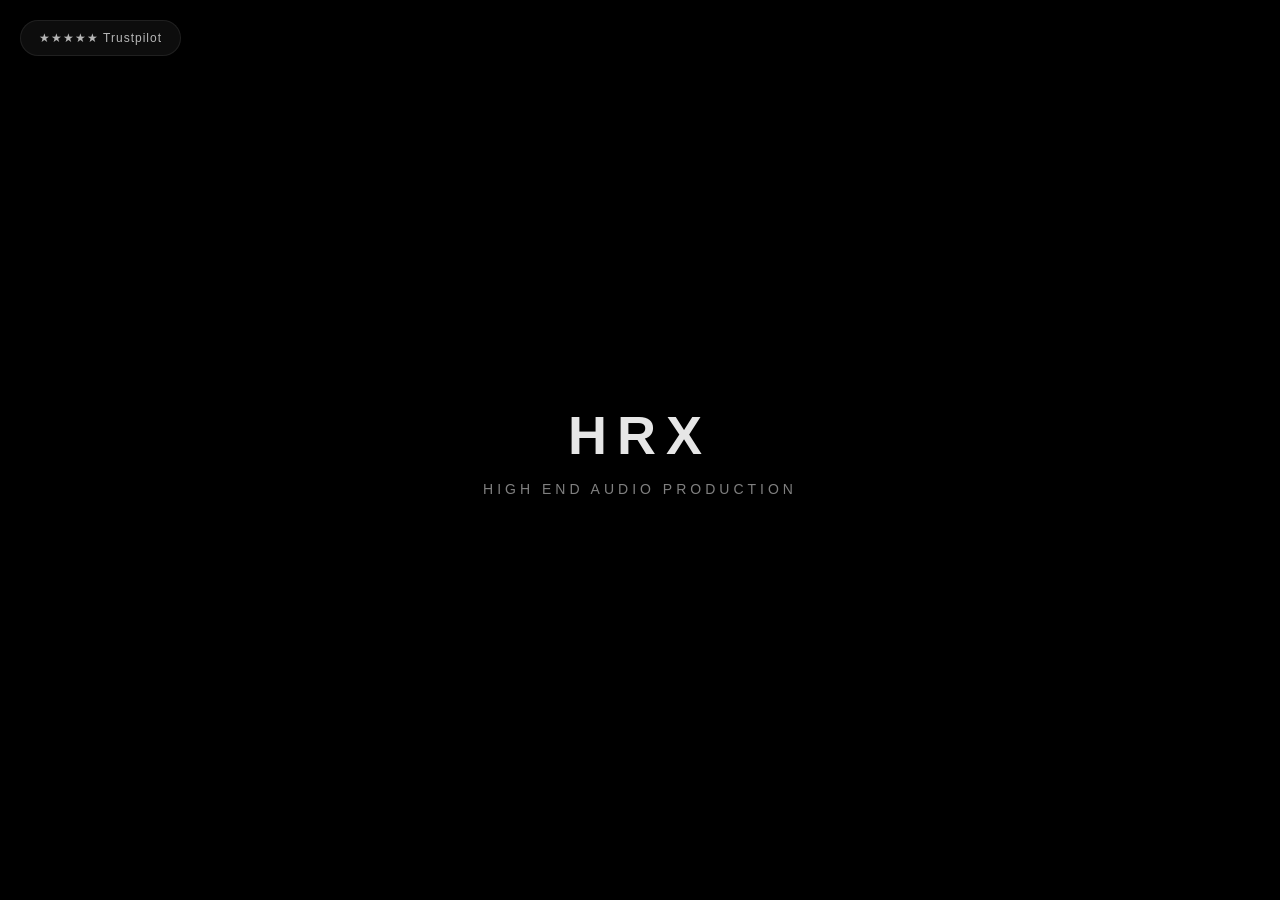
<file: index.html>
<!DOCTYPE html>

<html lang="en">
<head>
<meta charset="utf-8"/>
<meta content="width=device-width, initial-scale=1.0" name="viewport"/>
<title>HRX AudioLab</title>
<meta content="#000000" name="theme-color"/>
<link rel="stylesheet" href="css/style.css">
<link href="manifest.json" rel="manifest"/>
<link href="images/icon-192.png" rel="apple-touch-icon"/>
<meta content="yes" name="apple-mobile-web-app-capable"/>
<meta content="black" name="apple-mobile-web-app-status-bar-style"/>
<meta content="HRX AudioLab" name="apple-mobile-web-app-title"/>
<style>

*{
margin:0;
padding:0;
box-sizing:border-box;
}

html,body{
width:100%;
height:100%;
overflow-x:hidden;
overflow-y:auto;
overscroll-behavior-y:auto;
-webkit-overflow-scrolling:touch;
background:#000;
font-family:Arial,Helvetica,sans-serif;
}

/* Background Video */

iframe{
position:fixed;
top:50%;
left:50%;
transform:translate(-50%,-50%);
width:100vw;
height:56.25vw;
min-width:177.78vh;
min-height:100vh;
border:0;
pointer-events:none;
z-index:1;
}

/* Dark Overlay */

.overlay{
position:fixed;
inset:0;
background:rgba(0,0,0,.35);
z-index:2;
}

/* Watermark */

.watermark{
position:fixed;
inset:0;
background:url("images/hrx-watermark.png") center center no-repeat;
background-size:140%;
opacity:.018;
pointer-events:none;
z-index:3;
filter:grayscale(100%);
}

/* Content */

.content{
position:fixed;
top:50%;
left:50%;
transform:translate(-50%,-50%);
text-align:center;
color:#fff;
z-index:4;
user-select:none;
}

.content h1{
font-size:72px;
letter-spacing:10px;
font-weight:700;
text-transform:uppercase;
opacity:.10;
color:#fff;
text-shadow:0 0 18px rgba(255,255,255,.06);
}

.content p{
margin-top:15px;
font-size:18px;
letter-spacing:6px;
opacity:.08;
text-shadow:0 0 8px rgba(255,255,255,.08);
}

/* Refresh Button */
.refresh{position:fixed;top:20px;right:20px;width:42px;height:42px;border-radius:50%;display:flex;align-items:center;justify-content:center;background:rgba(255,255,255,.05);border:1px solid rgba(255,255,255,.08);backdrop-filter:blur(12px);color:rgba(255,255,255,.35);font-size:20px;cursor:pointer;user-select:none;z-index:999;transition:.35s;}
.refresh:hover{background:rgba(255,255,255,.12);color:#fff;transform:rotate(180deg);}

/* Mobile */

@media(max-width:768px){

iframe{
width:177.78vh;
height:100vh;
}

.watermark{
background-size:250%;
opacity:.02;
}

.content h1{
font-size:42px;
letter-spacing:4px;
opacity:.22;
color:#fff;
text-shadow:0 0 18px rgba(255,255,255,.06);
}

.content p{
font-size:14px;
letter-spacing:4px;
opacity:.08;
color:#fff;
text-shadow:0 0 10px rgba(255,255,255,.05);
}

}



/* Trustpilot */
.trustpilot{
position:fixed;
top:20px;
left:20px;
bottom:auto;
z-index:999999;
padding:10px 18px;
border-radius:40px;
background:rgba(255,255,255,.05);
border:1px solid rgba(255,255,255,.08);
backdrop-filter:blur(12px);
-webkit-backdrop-filter:blur(12px);
color:rgba(255,255,255,.70);
font-size:12px;
letter-spacing:1px;
text-decoration:none;
transition:.35s;
}
.trustpilot:hover{
background:#00b67a;
border-color:#00b67a;
color:#fff;
box-shadow:0 0 20px rgba(0,182,122,.45);
}
@media(max-width:768px){
.trustpilot{
top:20px;
left:20px;
bottom:auto;
z-index:999999;
font-size:11px;
padding:9px 14px;
}
}


/* Footer */
.footer{position:fixed;left:0;bottom:4px;width:100%;text-align:center;font-size:11px;letter-spacing:2px;color:rgba(255,255,255,.22);z-index:5;pointer-events:none;user-select:none;}@media(max-width:768px){.footer{font-size:10px;letter-spacing:1px;bottom:4px;}}
#splash{position:fixed;inset:0;background:#000;display:flex;justify-content:center;align-items:center;z-index:99999;transition:opacity .8s}#splash .logo{text-align:center;color:#fff}#splash h1{font-size:54px;letter-spacing:10px;opacity:.9}#splash p{margin-top:15px;font-size:14px;letter-spacing:4px;opacity:.5}
.book-btn{

display:inline-block;

margin-top:40px;

padding:16px 40px;

background:#00b67a;

color:#fff;

text-decoration:none;

border-radius:50px;

font-weight:bold;

letter-spacing:2px;

transition:.3s;

box-shadow:0 0 20px rgba(0,182,122,.30);

}

.book-btn:hover{

background:#00c987;

transform:translateY(-2px);

}

@media(max-width:768px){

.book-btn{

margin-top:30px;

padding:14px 28px;

font-size:14px;

}

}
</style>
<style>.services{display:none;max-width:420px;margin:20px auto;text-align:left}.services.open{display:block}.head{padding:12px;background:rgba(255,255,255,.08);margin-top:8px;cursor:pointer}.body{display:none;padding:10px;background:rgba(255,255,255,.04)}.body button{width:100%;padding:12px;background:#00b67a;color:#fff;border:0;border-radius:8px}</style></head>
<body>
<div id="splash"><div class="logo"><h1>HRX</h1><p>HIGH END AUDIO PRODUCTION</p></div></div>
<div class="refresh" onclick="location.reload()">↻</div>
<a class="trustpilot" href="https://www.trustpilot.com/review/hardrocks.web.id" rel="noopener noreferrer" target="_blank">
★★★★★ Trustpilot
</a>
<iframe allow="autoplay; encrypted-media" allowfullscreen="" id="bgvideo">
</iframe>
<div class="overlay"></div>
<div class="watermark"></div>
<div class="content">
<h1>HRX AudioLab</h1>
<p>HIGH END AUDIO PRODUCTION</p>
<a class="book-btn" href="javascript:void(0)" onclick="document.getElementById('services').classList.toggle('open')">

BOOKING SESSION

</a>

<div class="services" id="services">
<div class="item"><div class="head" onclick="toggle(this,'Track Recording')">🎙 Track Recording</div><div class="body"><button onclick="wa('Track Recording')">BOOK VIA WHATSAPP</button></div></div>
<div class="item"><div class="head" onclick="toggle(this,'Studio Latihan Band')">🥁 Studio Latihan Band</div><div class="body"><button onclick="wa('Studio Latihan Band')">BOOK VIA WHATSAPP</button></div></div>
<div class="item"><div class="head" onclick="toggle(this,'Live Recording')">🎧 Live Recording</div><div class="body"><button onclick="wa('Live Recording')">BOOK VIA WHATSAPP</button></div></div>
<div class="item"><div class="head" onclick="toggle(this,'Mixing Mastering')">🎚 Mixing Mastering</div><div class="body"><button onclick="wa('MIXING & MASTERING')">BOOK VIA WHATSAPP</button></div></div>
<div class="item"><div class="head" onclick="toggle(this,'Live Streaming')">📡 Live Streaming</div><div class="body"><button onclick="wa('Live Streaming')">BOOK VIA WHATSAPP</button></div></div>
<div class="item"><div class="head" onclick="toggle(this,' Band/Player Musician')">🎸 Band/Player Musician</div><div class="body"><button onclick="wa(' Band/Player Musician')">BOOK VIA WHATSAPP</button></div></div>
</div></div>

<footer class="footer">© 2026 HRX AudioLab • Rumbai • Indonesia</footer>
<div style="height:2px;"></div>
<script>
window.addEventListener('load',()=>{
setTimeout(()=>{
let s=document.getElementById('splash');
s.style.opacity='0';
setTimeout(()=>s.remove(),800);
},1500);
});
</script>

<script src="js/background.js"></script>
<script src="js/app.js"></script>
<script src="js/booking.js"></script>

</body>
</html>
</file>
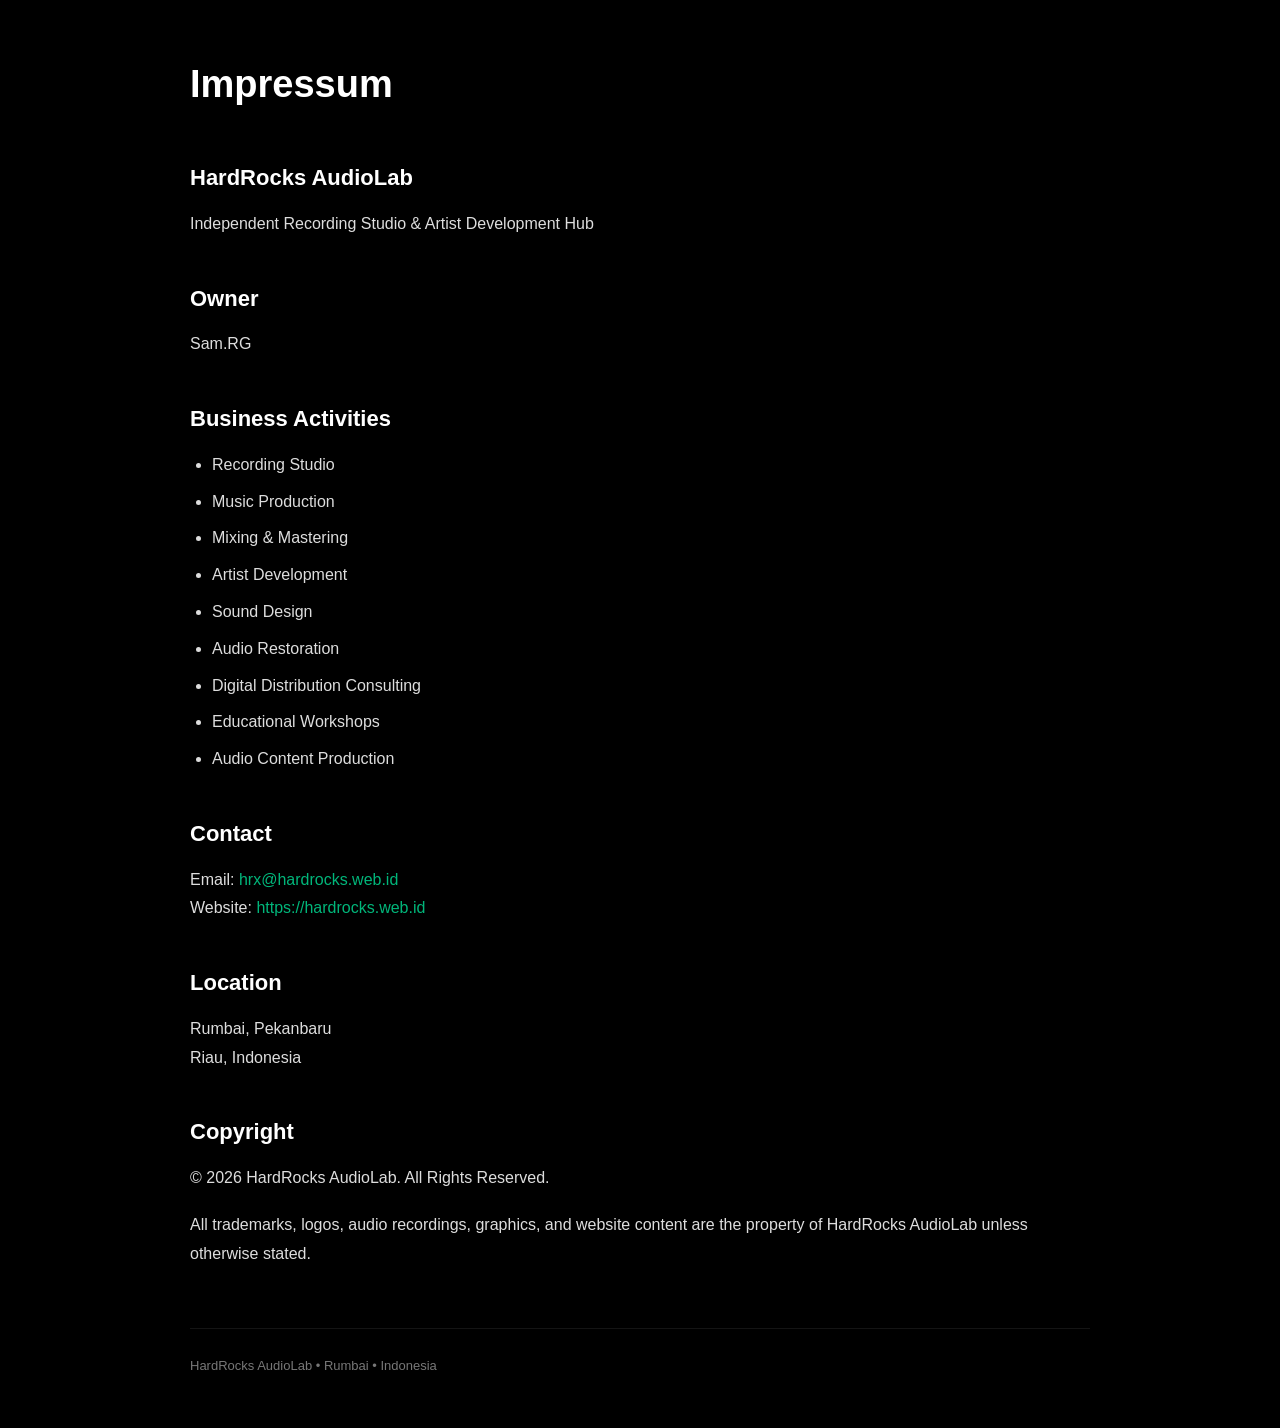
<file: impressum/index.html>
<!DOCTYPE html>
<html lang="en">

<head>

<meta charset="UTF-8">

<meta name="viewport" content="width=device-width, initial-scale=1.0">

<title>Impressum | HardRocks AudioLab</title>

<meta name="description" content="Legal information for HardRocks AudioLab">

<style>

*{
margin:0;
padding:0;
box-sizing:border-box;
}

body{
background:#000;
color:#ddd;
font-family:Arial,Helvetica,sans-serif;
line-height:1.8;
padding:50px 20px;
}

.container{
max-width:900px;
margin:auto;
}

h1{
font-size:38px;
color:#fff;
margin-bottom:10px;
}

h2{
font-size:22px;
color:#fff;
margin-top:40px;
margin-bottom:12px;
}

p{
margin-bottom:18px;
}

ul{
margin-left:22px;
margin-bottom:20px;
}

li{
margin-bottom:8px;
}

a{
color:#00b67a;
text-decoration:none;
}

a:hover{
text-decoration:underline;
}

.footer{
margin-top:60px;
padding-top:25px;
border-top:1px solid rgba(255,255,255,.08);
font-size:13px;
color:#777;
}

</style>

</head>

<body>

<div class="container">

<h1>Impressum</h1>

<h2>HardRocks AudioLab</h2>

<p>

Independent Recording Studio & Artist Development Hub

</p>

<h2>Owner</h2>

<p>

Sam.RG

</p>

<h2>Business Activities</h2>

<ul>

<li>Recording Studio</li>

<li>Music Production</li>

<li>Mixing & Mastering</li>

<li>Artist Development</li>

<li>Sound Design</li>

<li>Audio Restoration</li>

<li>Digital Distribution Consulting</li>

<li>Educational Workshops</li>

<li>Audio Content Production</li>

</ul>

<h2>Contact</h2>

<p>

Email:
<a href="mailto:hrx@hardrocks.web.id">
hrx@hardrocks.web.id
</a>

<br>

Website:
<a href="https://hardrocks.web.id">
https://hardrocks.web.id
</a>

</p>

<h2>Location</h2>

<p>

Rumbai, Pekanbaru<br>

Riau, Indonesia

</p>

<h2>Copyright</h2>

<p>

© 2026 HardRocks AudioLab. All Rights Reserved.

</p>

<p>

All trademarks, logos, audio recordings, graphics, and website content are the property of HardRocks AudioLab unless otherwise stated.

</p>

<div class="footer">

HardRocks AudioLab • Rumbai • Indonesia

</div>

</div>

</body>

</html>
</file>
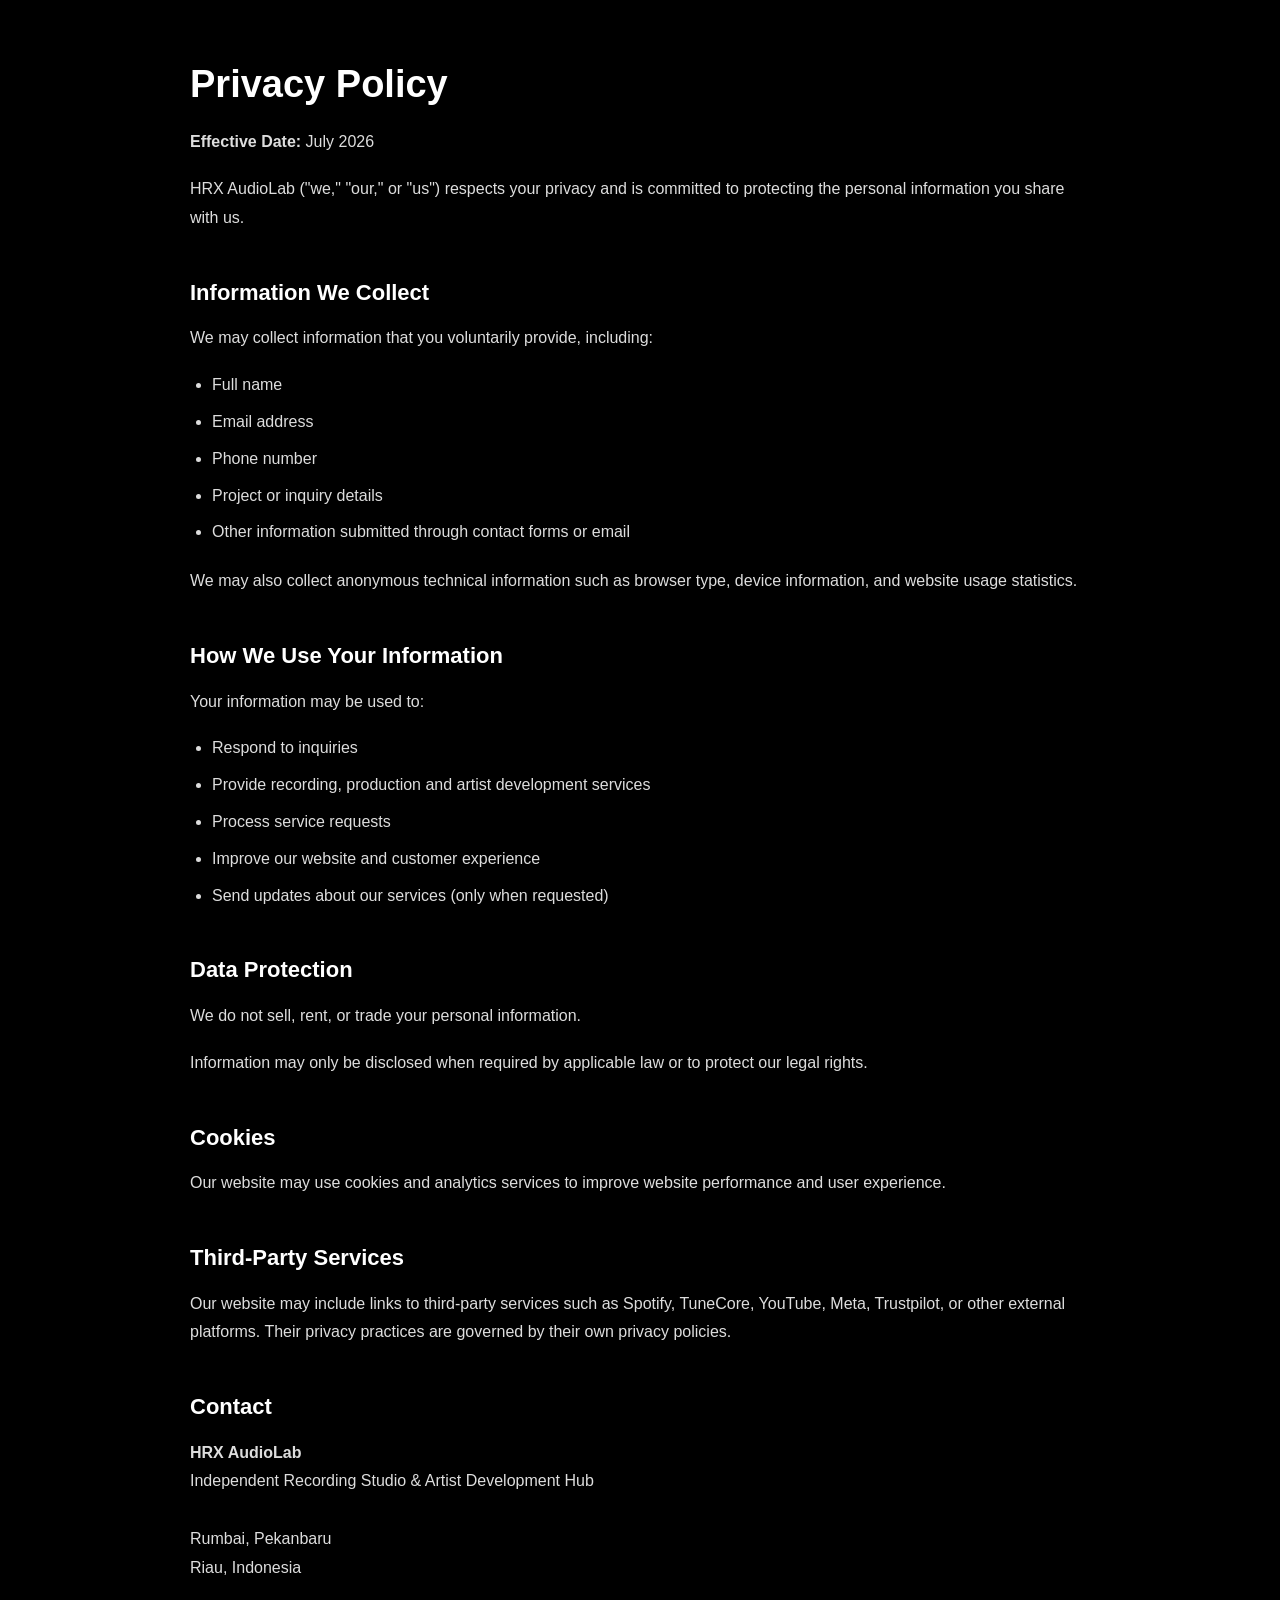
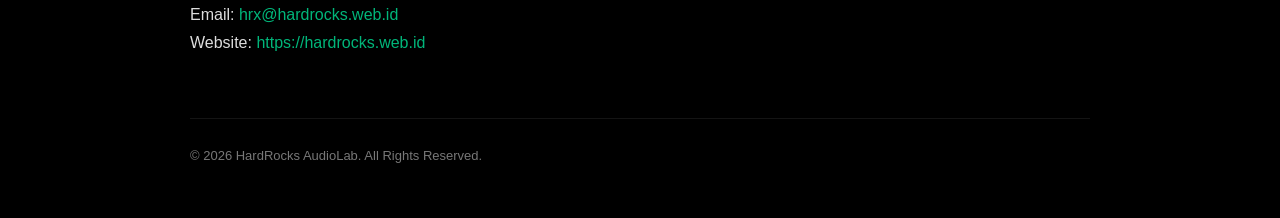
<file: privacy-policy/index.html>
<!DOCTYPE html>
<html lang="en">

<head>

<meta charset="UTF-8">

<meta name="viewport" content="width=device-width, initial-scale=1.0">

<title>Privacy Policy | HardRocks AudioLab</title>

<meta name="description" content="Privacy Policy of HardRocks AudioLab">

<style>

*{
margin:0;
padding:0;
box-sizing:border-box;
}

body{
background:#000;
color:#ddd;
font-family:Arial,Helvetica,sans-serif;
line-height:1.8;
padding:50px 20px;
}

.container{
max-width:900px;
margin:auto;
}

h1{
font-size:38px;
color:#fff;
margin-bottom:10px;
}

h2{
font-size:22px;
color:#fff;
margin-top:40px;
margin-bottom:12px;
}

p{
margin-bottom:18px;
}

ul{
margin-left:22px;
margin-bottom:20px;
}

li{
margin-bottom:8px;
}

a{
color:#00b67a;
text-decoration:none;
}

a:hover{
text-decoration:underline;
}

.footer{
margin-top:60px;
padding-top:25px;
border-top:1px solid rgba(255,255,255,.08);
font-size:13px;
color:#777;
}

</style>

</head>

<body>

<div class="container">

<h1>Privacy Policy</h1>

<p><strong>Effective Date:</strong> July 2026</p>

<p>

HRX AudioLab ("we," "our," or "us") respects your privacy and is committed to protecting the personal information you share with us.

</p>

<h2>Information We Collect</h2>

<p>We may collect information that you voluntarily provide, including:</p>

<ul>

<li>Full name</li>

<li>Email address</li>

<li>Phone number</li>

<li>Project or inquiry details</li>

<li>Other information submitted through contact forms or email</li>

</ul>

<p>

We may also collect anonymous technical information such as browser type, device information, and website usage statistics.

</p>

<h2>How We Use Your Information</h2>

<p>Your information may be used to:</p>

<ul>

<li>Respond to inquiries</li>

<li>Provide recording, production and artist development services</li>

<li>Process service requests</li>

<li>Improve our website and customer experience</li>

<li>Send updates about our services (only when requested)</li>

</ul>

<h2>Data Protection</h2>

<p>

We do not sell, rent, or trade your personal information.

</p>

<p>

Information may only be disclosed when required by applicable law or to protect our legal rights.

</p>

<h2>Cookies</h2>

<p>

Our website may use cookies and analytics services to improve website performance and user experience.

</p>

<h2>Third-Party Services</h2>

<p>

Our website may include links to third-party services such as Spotify, TuneCore, YouTube, Meta, Trustpilot, or other external platforms. Their privacy practices are governed by their own privacy policies.

</p>

<h2>Contact</h2>

<p>

<strong>HRX AudioLab</strong><br>

Independent Recording Studio & Artist Development Hub<br><br>

Rumbai, Pekanbaru<br>

Riau, Indonesia

</p>

<p>

Email:
<a href="mailto:hrx@hardrocks.web.id">hrx@hardrocks.web.id</a>

<br>

Website:
<a href="https://hardrocks.web.id">https://hardrocks.web.id</a>

</p>

<div class="footer">

© 2026 HardRocks AudioLab. All Rights Reserved.

</div>

</div>

</body>

</html>
</file>
<file: css/style.css>
/* HRX AudioLab Main Styles */
</file>
